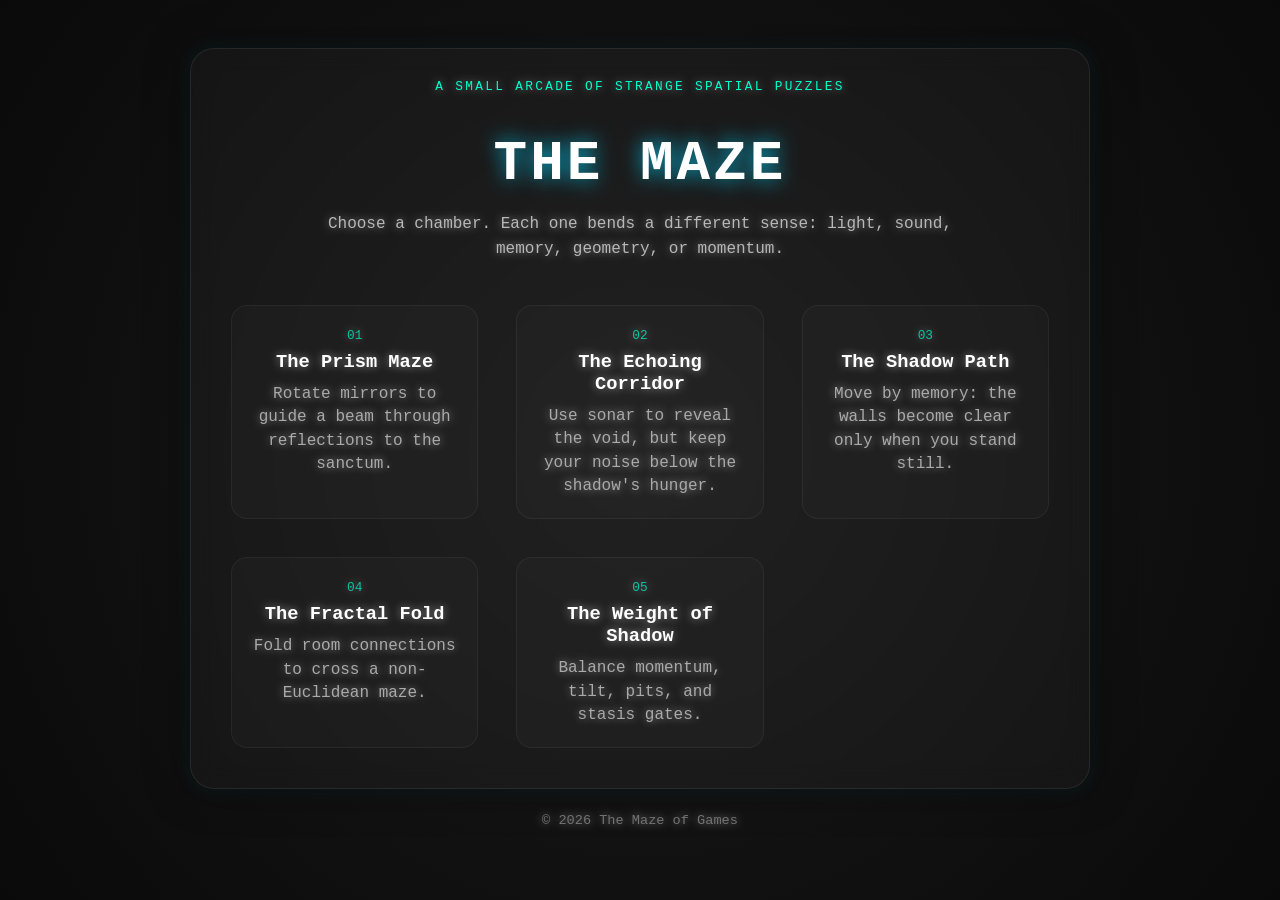
<file: index.html>
<!DOCTYPE html>
<html lang="en">
<head>
    <meta charset="UTF-8">
    <meta name="viewport" content="width=device-width, initial-scale=1.0">
    <title>The Maze of Games</title>
    <link rel="stylesheet" href="styles.css">
</head>
<body>
    <main class="ui-container maze-entry">
        <p class="eyebrow">A small arcade of strange spatial puzzles</p>
        <h1 class="ui-header">THE MAZE</h1>
        <p class="intro">Choose a chamber. Each one bends a different sense: light, sound, memory, geometry, or momentum.</p>
        <nav class="maze-grid" aria-label="Game list">
            <a href="games/prism_maze.html" class="game-card">
                <span class="card-index">01</span>
                <h3>The Prism Maze</h3>
                <p>Rotate mirrors to guide a beam through reflections to the sanctum.</p>
            </a>
            <a href="games/echoing_corridor.html" class="game-card">
                <span class="card-index">02</span>
                <h3>The Echoing Corridor</h3>
                <p>Use sonar to reveal the void, but keep your noise below the shadow's hunger.</p>
            </a>
            <a href="games/shadow_path.html" class="game-card">
                <span class="card-index">03</span>
                <h3>The Shadow Path</h3>
                <p>Move by memory: the walls become clear only when you stand still.</p>
            </a>
            <a href="games/fractal_fold.html" class="game-card">
                <span class="card-index">04</span>
                <h3>The Fractal Fold</h3>
                <p>Fold room connections to cross a non-Euclidean maze.</p>
            </a>
            <a href="games/weight_of_shadow.html" class="game-card">
                <span class="card-index">05</span>
                <h3>The Weight of Shadow</h3>
                <p>Balance momentum, tilt, pits, and stasis gates.</p>
            </a>
        </nav>
    </main>
    <footer>&copy; 2026 The Maze of Games</footer>
</body>
</html>
</file>
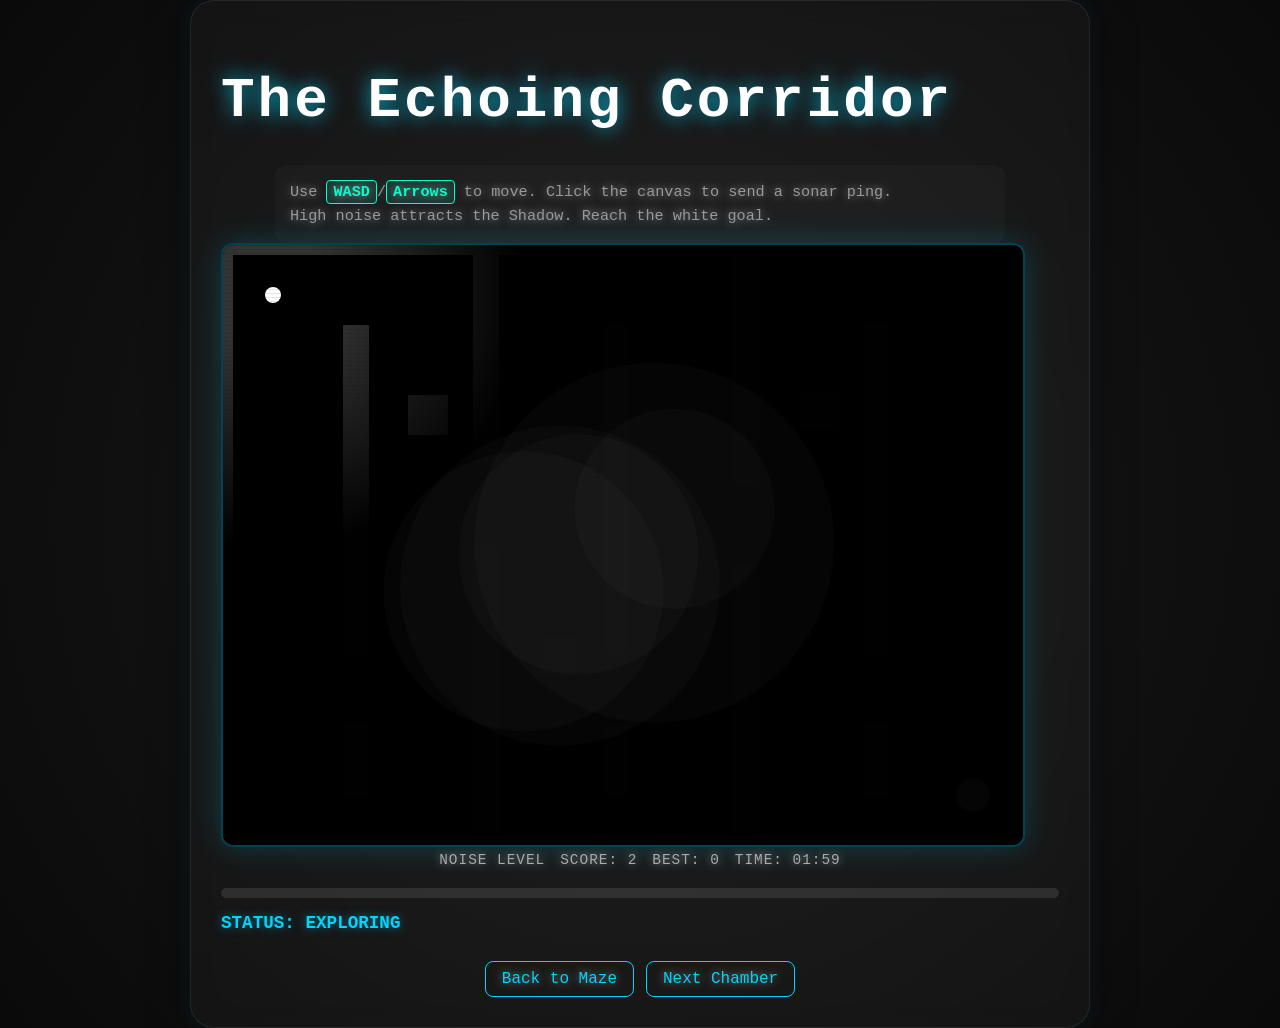
<file: games/echoing_corridor.html>
<!DOCTYPE html>
<html lang="en">
<head>
    <meta charset="UTF-8">
    <meta name="viewport" content="width=device-width, initial-scale=1.0">
    <title>The Echoing Corridor</title>
    <link rel="stylesheet" href="../styles.css">
</head>
<body>
    <main class="ui-container">
        <h1 class="ui-header">The Echoing Corridor</h1>
        <div class="instructions">Use <b class="key">WASD</b>/<b class="key">Arrows</b> to move. Click the canvas to send a sonar ping.<br>High noise attracts the Shadow. Reach the white goal.</div>
        <canvas id="gameCanvas" width="800" height="600"></canvas>
        <div class="stats-container">
            <div class="stats-item">NOISE LEVEL</div>
            <div id="score" class="stats-item">SCORE: 0</div>
            <div id="high-score" class="stats-item">BEST: 0</div>
            <div id="timer" class="stats-item">TIME: 02:00</div>
        </div>
        <div class="noise-bar-container"><div id="noise-bar"></div></div>
        <div id="status">STATUS: EXPLORING</div>
        <nav class="game-nav"><a href="../index.html" class="btn-link">Back to Maze</a><a href="shadow_path.html" class="btn-link">Next Chamber</a></nav>
    </main>
    <script src="echoing_corridor.js"></script>
</body>
</html>
</file>
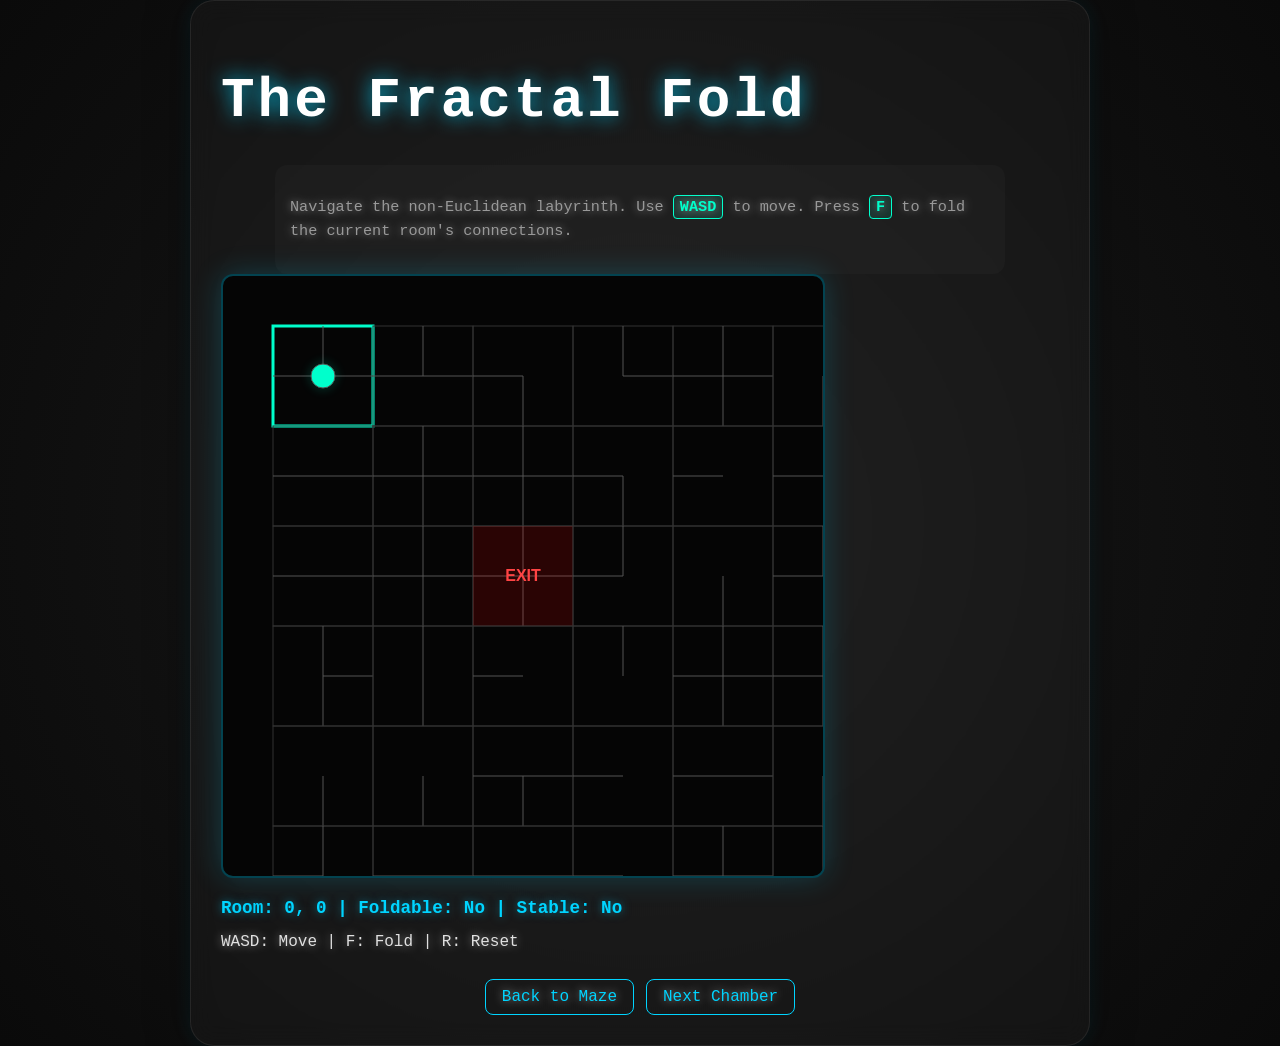
<file: games/fractal_fold.html>
<!DOCTYPE html>
<html lang="en">
<head>
    <meta charset="UTF-8">
    <meta name="viewport" content="width=device-width, initial-scale=1.0">
    <title>The Fractal Fold</title>
    <link rel="stylesheet" href="../styles.css">
</head>
<body>
    <main class="ui-container">
        <h1 class="ui-header">The Fractal Fold</h1>
        <div class="instructions"><p>Navigate the non-Euclidean labyrinth. Use <b class="key">WASD</b> to move. Press <b class="key">F</b> to fold the current room's connections.</p></div>
        <div id="game-container"><canvas id="gameCanvas" width="600" height="600"></canvas></div>
        <div id="status">Find the exit.</div>
        <div class="controls">WASD: Move | F: Fold | R: Reset</div>
        <nav class="game-nav"><a href="../index.html" class="btn-link">Back to Maze</a><a href="weight_of_shadow.html" class="btn-link">Next Chamber</a></nav>
    </main>
    <script src="fractal_fold.js"></script>
</body>
</html>
</file>
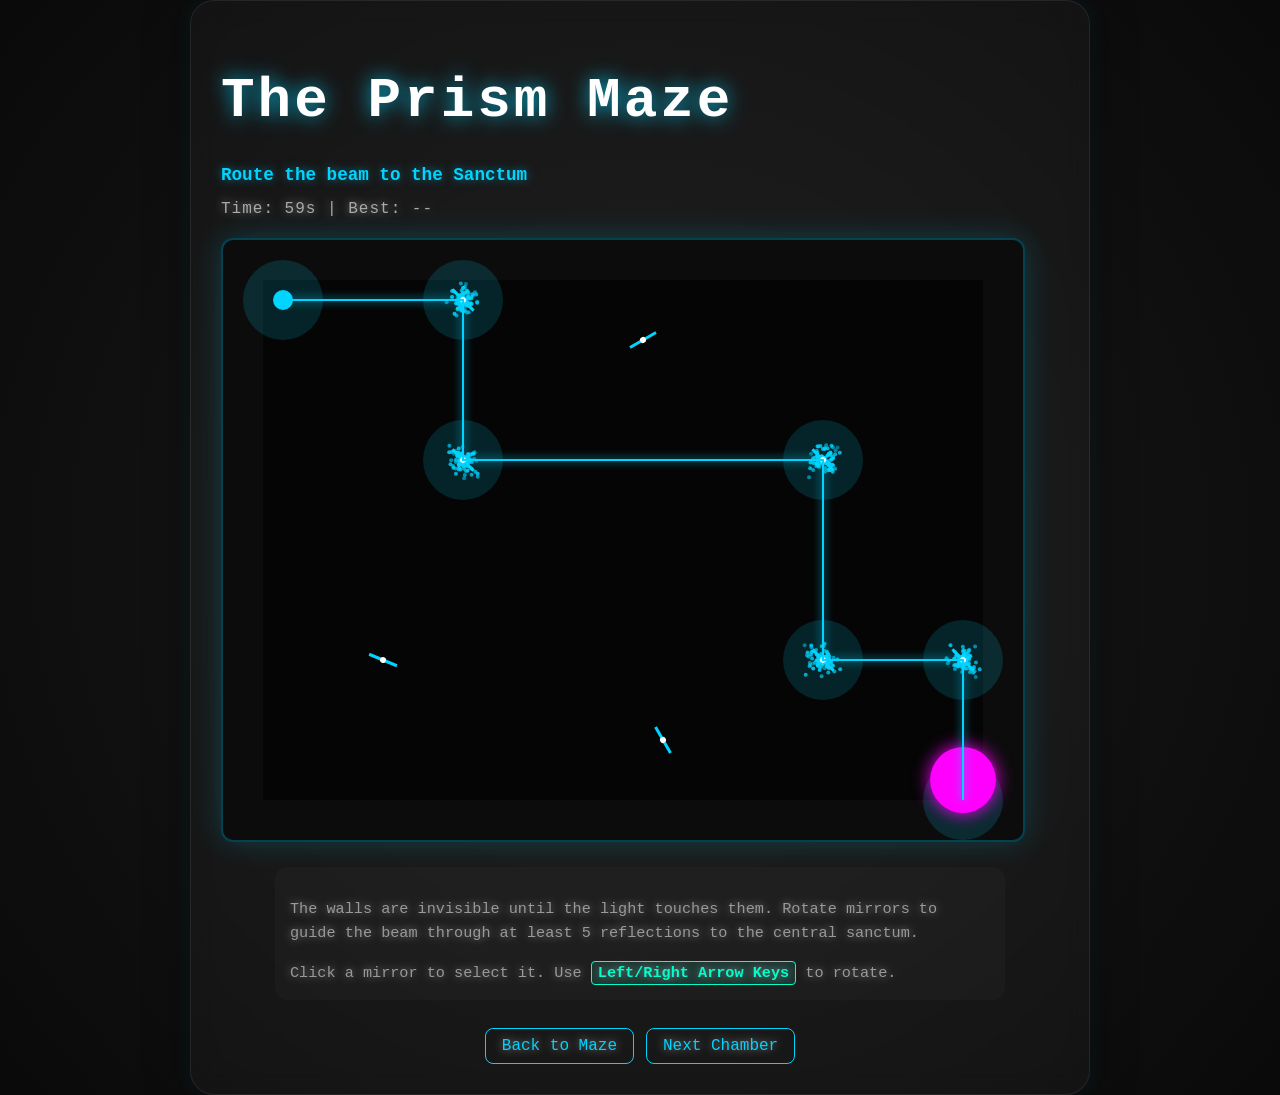
<file: games/prism_maze.html>
<!DOCTYPE html>
<html lang="en">
<head>
    <meta charset="UTF-8">
    <meta name="viewport" content="width=device-width, initial-scale=1.0">
    <title>The Prism Maze</title>
    <link rel="stylesheet" href="../styles.css">
</head>
<body>
    <main class="ui-container">
        <h1 class="ui-header">The Prism Maze</h1>
        <div class="status" id="status">Route the beam to the Sanctum</div>
        <div class="stats" id="stats">Time: <span id="timer">0</span>s | Best: <span id="best-score">--</span></div>
        <canvas id="gameCanvas" width="800" height="600"></canvas>
        <div class="instructions">
            <p>The walls are invisible until the light touches them. Rotate mirrors to guide the beam through at least 5 reflections to the central sanctum.</p>
            <div class="controls">Click a mirror to select it. Use <b class="key">Left/Right Arrow Keys</b> to rotate.</div>
        </div>
        <nav class="game-nav"><a href="../index.html" class="btn-link">Back to Maze</a><a href="echoing_corridor.html" class="btn-link">Next Chamber</a></nav>
    </main>
    <script src="prism_maze.js"></script>
</body>
</html>
</file>
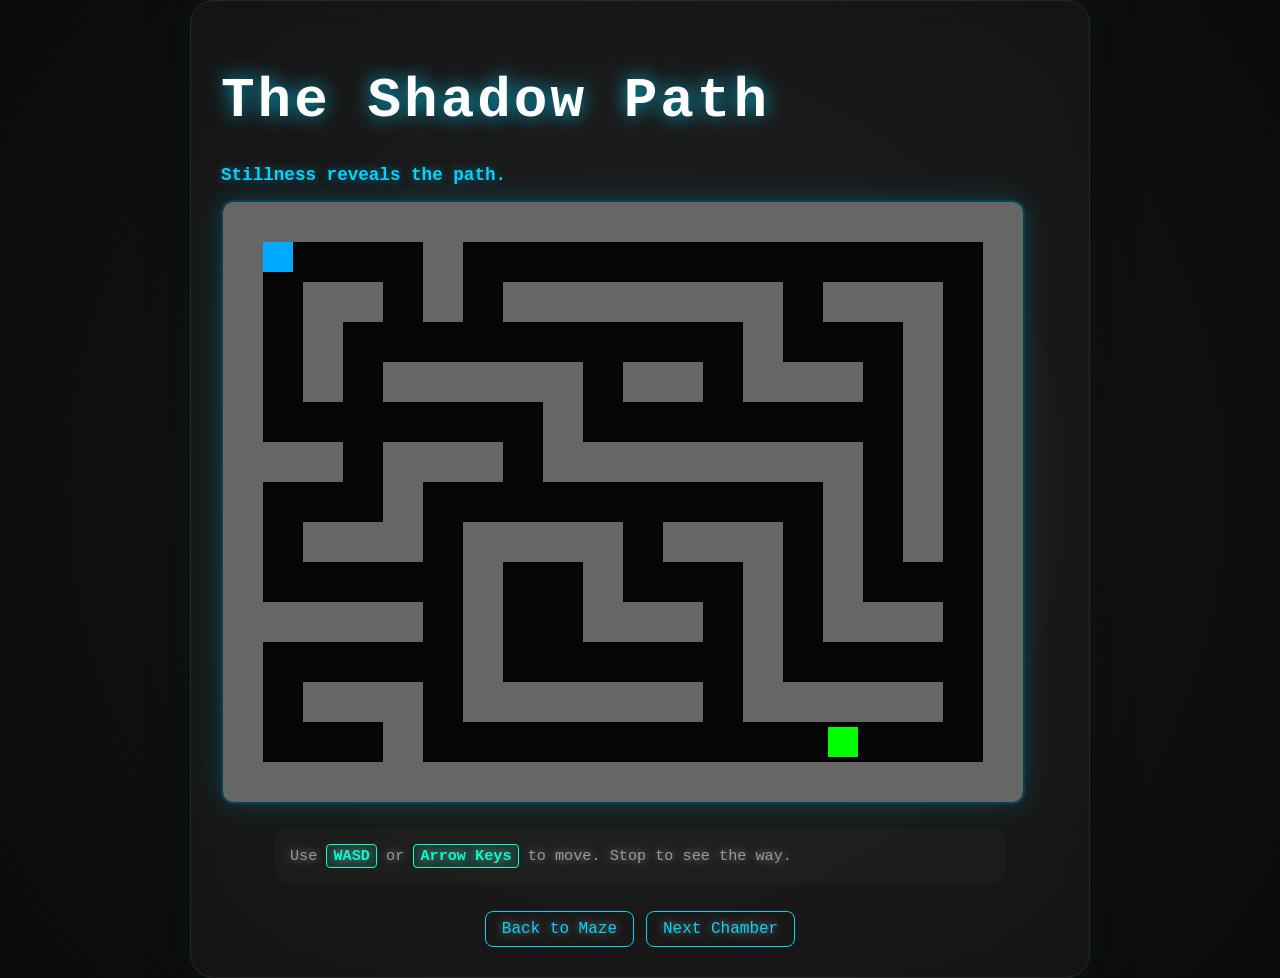
<file: games/shadow_path.html>
<!DOCTYPE html>
<html lang="en">
<head>
    <meta charset="UTF-8">
    <meta name="viewport" content="width=device-width, initial-scale=1.0">
    <title>The Shadow Path</title>
    <link rel="stylesheet" href="../styles.css">
</head>
<body>
    <main class="ui-container">
        <h1 class="ui-header">The Shadow Path</h1>
        <div id="status">Find the exit. The path only reveals itself when you stop.</div>
        <canvas id="gameCanvas" width="800" height="600"></canvas>
        <div class="instructions">Use <b class="key">WASD</b> or <b class="key">Arrow Keys</b> to move. Stop to see the way.</div>
        <nav class="game-nav"><a href="../index.html" class="btn-link">Back to Maze</a><a href="fractal_fold.html" class="btn-link">Next Chamber</a></nav>
    </main>
    <script src="shadow_path.js"></script>
</body>
</html>
</file>
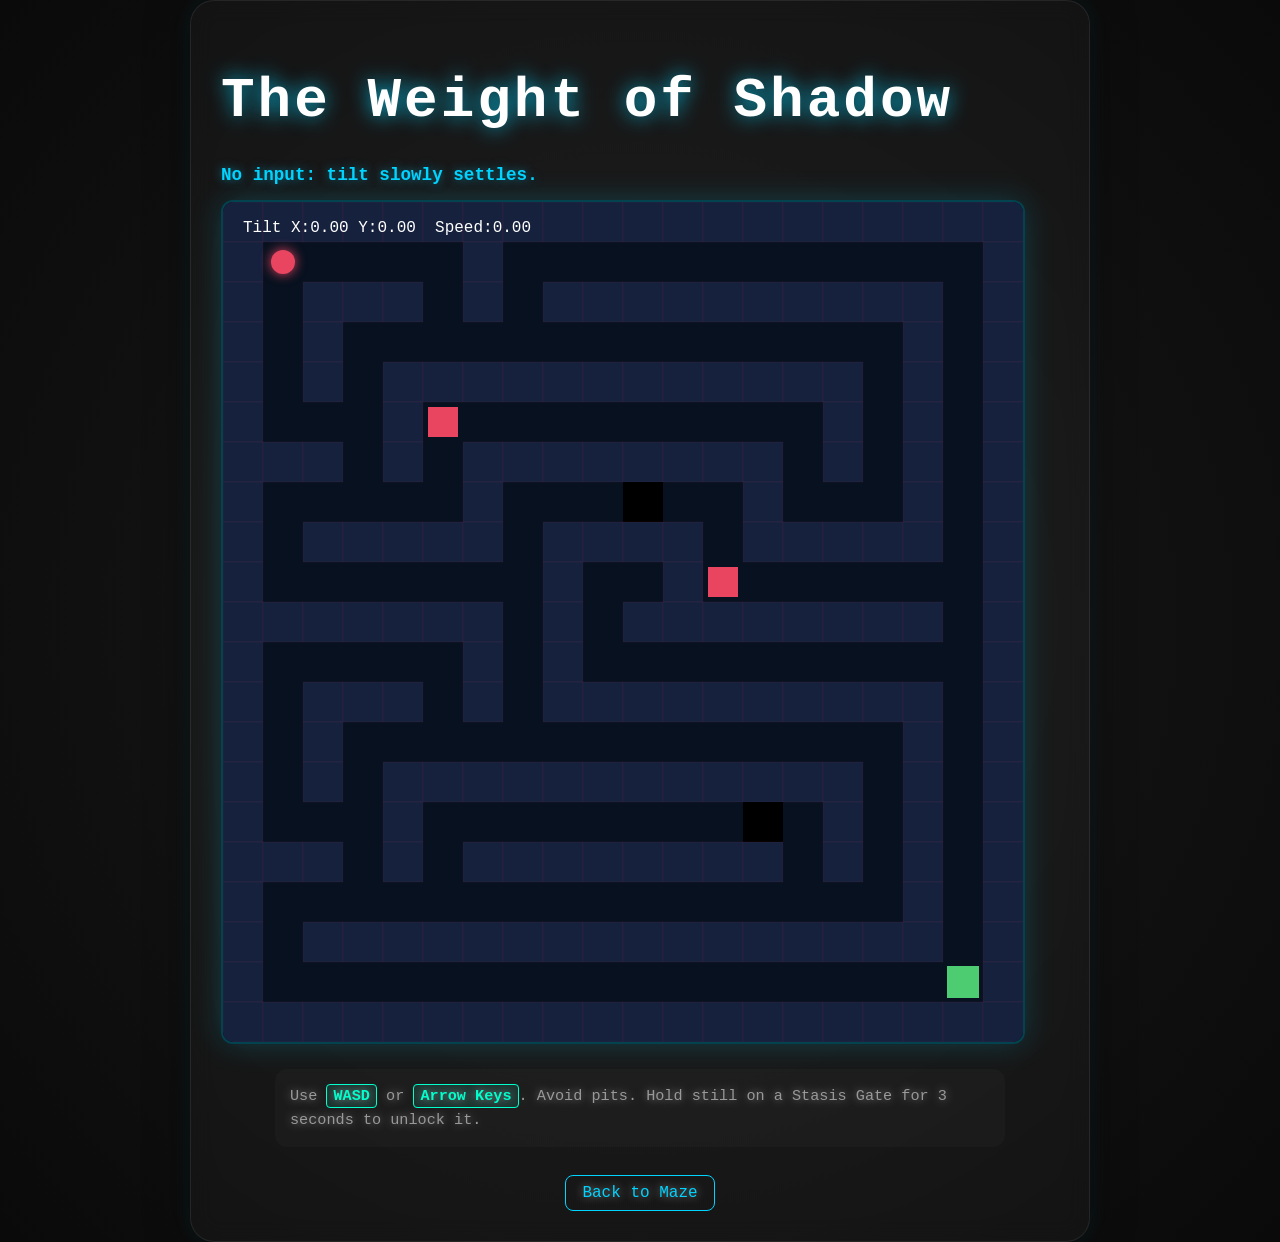
<file: games/weight_of_shadow.html>
<!DOCTYPE html>
<html lang="en">
<head>
    <meta charset="UTF-8">
    <meta name="viewport" content="width=device-width, initial-scale=1.0">
    <title>The Weight of Shadow</title>
    <link rel="stylesheet" href="../styles.css">
</head>
<body>
    <main class="ui-container">
        <h1 class="ui-header">The Weight of Shadow</h1>
        <div id="status">Keep moving. Stasis is a heavy burden.</div>
        <canvas id="gameCanvas" width="800" height="840"></canvas>
        <div id="status-overlay"></div>
        <div class="instructions">Use <b class="key">WASD</b> or <b class="key">Arrow Keys</b>. Avoid pits. Hold still on a Stasis Gate for 3 seconds to unlock it.</div>
        <nav class="game-nav"><a href="../index.html" class="btn-link">Back to Maze</a></nav>
    </main>
    <script src="weight_of_shadow.js"></script>
</body>
</html>
</file>
<file: styles.css>
body {
    background: radial-gradient(circle at center, #1a1a1a 0%, #0a0a0a 100%);
    color: #e0e0e0;
    font-family: 'Courier New', Courier, monospace;
    display: flex;
    flex-direction: column;
    align-items: center;
    justify-content: center;
    min-height: 100vh;
    margin: 0;
    text-shadow: 0 0 10px rgba(255, 255, 255, 0.5);
}

h1 { 
    font-size: 3.5rem; 
    margin-bottom: 2rem; 
    letter-spacing: 3px; 
    text-shadow: 0 0 20px rgba(0, 212, 255, 0.8);
    color: #fff;
}

.ui-container {
    max-width: 900px;
    width: 95%;
    padding: 30px;
    background: rgba(255, 255, 255, 0.03);
    border-radius: 24px;
    border: 1px solid rgba(255, 255, 255, 0.08);
    backdrop-filter: blur(12px);
    box-sizing: border-box;
    box-shadow: 0 0 40px rgba(0, 0, 0, 0.5), 0 0 20px rgba(0, 212, 255, 0.1);
}

canvas {
    border: 2px solid rgba(0, 212, 255, 0.3);
    box-shadow: 0 0 30px rgba(0, 212, 255, 0.2);
    background: #050505;
    max-width: 100%;
    height: auto;
    border-radius: 12px;
}

.status {
    font-weight: bold;
    color: #00d4ff;
    margin-bottom: 15px;
    font-size: 1.4rem;
    text-shadow: 0 0 10px rgba(0, 212, 255, 0.5);
}

.stats {
    color: #aaa;
    margin-bottom: 20px;
    font-size: 1rem;
    letter-spacing: 1px;
}

.instructions {
    font-size: 0.95rem;
    color: #999;
    max-width: 700px;
    margin: 20px auto 0;
    line-height: 1.6;
    background: rgba(255, 255, 255, 0.02);
    padding: 15px;
    border-radius: 12px;
}

.controls {
    margin-top: 15px;
}

.key {
    color: #00ffcc;
    border: 1px solid #00ffcc;
    padding: 2px 6px;
    border-radius: 4px;
    font-weight: bold;
    background: rgba(0, 255, 204, 0.1);
}

.critical-time {
    color: #ff4444;
    animation: pulse-red 0.8s infinite alternate;
    text-shadow: 0 0 15px rgba(255, 68, 68, 0.6);
}

@keyframes pulse-red {
    from { transform: scale(1); opacity: 1; }
    to { transform: scale(1.05); opacity: 0.8; }
}

.ui-container:hover {
    border-color: rgba(0, 212, 255, 0.2);
    transition: border-color 0.5s ease;
}

.stats-container {
    display: flex;
    gap: 15px;
    margin-bottom: 20px;
    justify-content: center;
}

.stats-item {
    color: #aaa;
    font-size: 0.9rem;
    letter-spacing: 1px;
}

.btn-link {
    color: #00d4ff;
    text-decoration: none;
    border: 1px solid #00d4ff;
    padding: 8px 16px;
    border-radius: 8px;
    transition: all 0.3s ease;
    display: inline-block;
    margin-top: 10px;
}

.btn-link:hover {
    background: rgba(0, 212, 255, 0.1);
    box-shadow: 0 0 15px rgba(0, 212, 255, 0.3);
    transform: translateY(-2px);
}

.game-card {
    display: block;
    padding: 20px;
    margin: 10px;
    background: rgba(255, 255, 255, 0.02);
    border: 1px solid rgba(255, 255, 255, 0.05);
    border-radius: 16px;
    text-decoration: none;
    color: inherit;
    transition: all 0.3s ease;
}

.game-card:hover {
    border-color: rgba(0, 212, 255, 0.4);
    background: rgba(255, 255, 255, 0.05);
    transform: translateY(-3px);
    box-shadow: 0 10px 30px rgba(0, 0, 0, 0.5);
}

.noise-bar-container {
    width: 100%;
    height: 10px;
    background: rgba(255, 255, 255, 0.1);
    border-radius: 5px;
    overflow: hidden;
    margin-top: 10px;
}

.noise-bar {
    height: 100%;
    background: #ff4444;
    width: 0%;
    transition: width 0.3s ease;
}


.maze-entry {
    text-align: center;
}

.eyebrow {
    color: #00ffcc;
    letter-spacing: 0.18em;
    text-transform: uppercase;
    font-size: 0.8rem;
    margin: 0 0 0.75rem;
}

.intro {
    color: #b8b8b8;
    max-width: 680px;
    margin: -1rem auto 2rem;
    line-height: 1.6;
}

.maze-grid {
    display: grid;
    grid-template-columns: repeat(auto-fit, minmax(220px, 1fr));
    gap: 18px;
    width: 100%;
}

.card-index {
    display: inline-block;
    color: #00ffcc;
    opacity: 0.75;
    font-size: 0.8rem;
    margin-bottom: 0.5rem;
}

.game-card h3 {
    margin: 0 0 0.65rem;
    color: #fff;
}

.game-card p {
    margin: 0;
    color: #aaa;
    line-height: 1.45;
}

#status,
.status {
    font-weight: bold;
    color: #00d4ff;
    margin: 15px 0;
    font-size: 1.1rem;
    text-shadow: 0 0 10px rgba(0, 212, 255, 0.5);
}

#noise-bar {
    height: 100%;
    width: 0%;
    background: linear-gradient(90deg, #00ffcc, #ffd166, #ff4444);
    transition: width 0.3s ease, filter 0.3s ease;
}

.noise-bar-high {
    filter: drop-shadow(0 0 10px #ff4444);
}

.game-nav {
    margin-top: 18px;
    display: flex;
    justify-content: center;
    gap: 12px;
    flex-wrap: wrap;
}

.fold-anim {
    animation: fold-warp 320ms ease-in-out;
}

@keyframes fold-warp {
    0% { transform: perspective(800px) rotateY(0deg) scale(1); filter: hue-rotate(0deg); }
    50% { transform: perspective(800px) rotateY(8deg) scale(0.98); filter: hue-rotate(70deg); }
    100% { transform: perspective(800px) rotateY(0deg) scale(1); filter: hue-rotate(0deg); }
}

#status-overlay {
    display: none;
    margin-top: 10px;
    color: #00ffcc;
    font-weight: bold;
}

footer {
    margin: 24px 0;
    color: #777;
    font-size: 0.85rem;
}

@media (max-width: 720px) {
    body {
        justify-content: flex-start;
        padding: 16px 0;
    }

    h1 {
        font-size: 2.2rem;
    }

    .ui-container {
        padding: 18px;
    }

    .stats-container {
        flex-direction: column;
        gap: 6px;
    }
}
</file>
